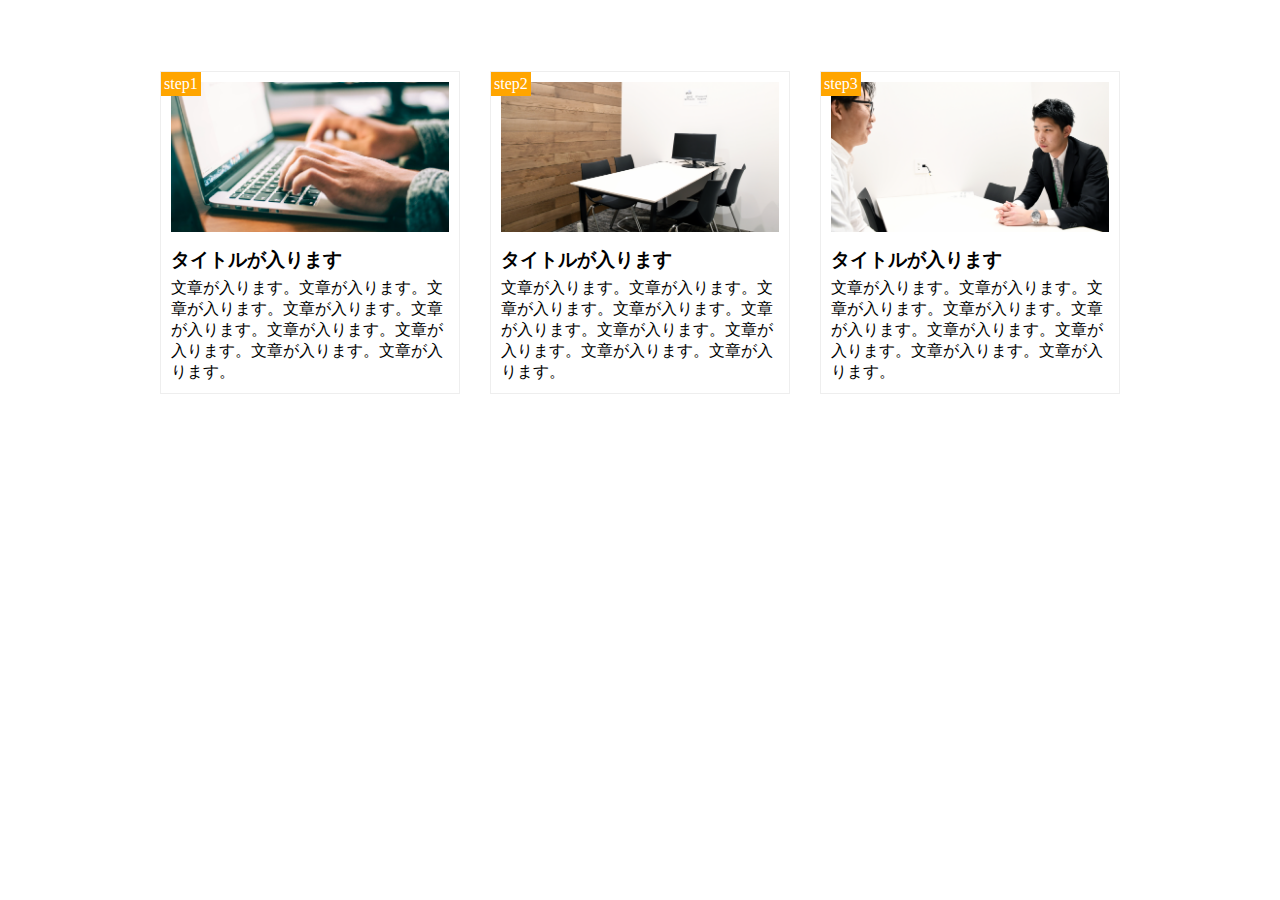
<file: 1-10exercise/index.html>
<!DOCTYPE HTML>
<html>
<head>
    <meta charset="UTF-8">
    <meta name="viewport" content="width=device-width , initial-scale=1.0">
    <title></title>
　<link rel="stylesheet" href="style.css">
</head>
<body>
    <main class="clearfix">
        <div class="step-box">
            <div class="step-img1"></div>
            <span class="step-num">step1</span>
            <h3 class="title">タイトルが入ります</h3>
            <p class="text">文章が入ります。文章が入ります。文章が入ります。文章が入ります。文章が入ります。文章が入ります。文章が入ります。文章が入ります。文章が入ります。</p>
        </div>
    	<div class="step-box">
            <div class="step-img2"></div>
            <span class="step-num">step2</span>
            <h3 class="title">タイトルが入ります</h3>
            <p class="text">文章が入ります。文章が入ります。文章が入ります。文章が入ります。文章が入ります。文章が入ります。文章が入ります。文章が入ります。文章が入ります。</p>
        </div>
        <div class="step-box">
            <div class="step-img3"></div>
            <span class="step-num">step3</span>
            <h3 class="title">タイトルが入ります</h3>
            <p class="text">文章が入ります。文章が入ります。文章が入ります。文章が入ります。文章が入ります。文章が入ります。文章が入ります。文章が入ります。文章が入ります。</p>
        </div>
    </main>
</body>
</html>
</file>
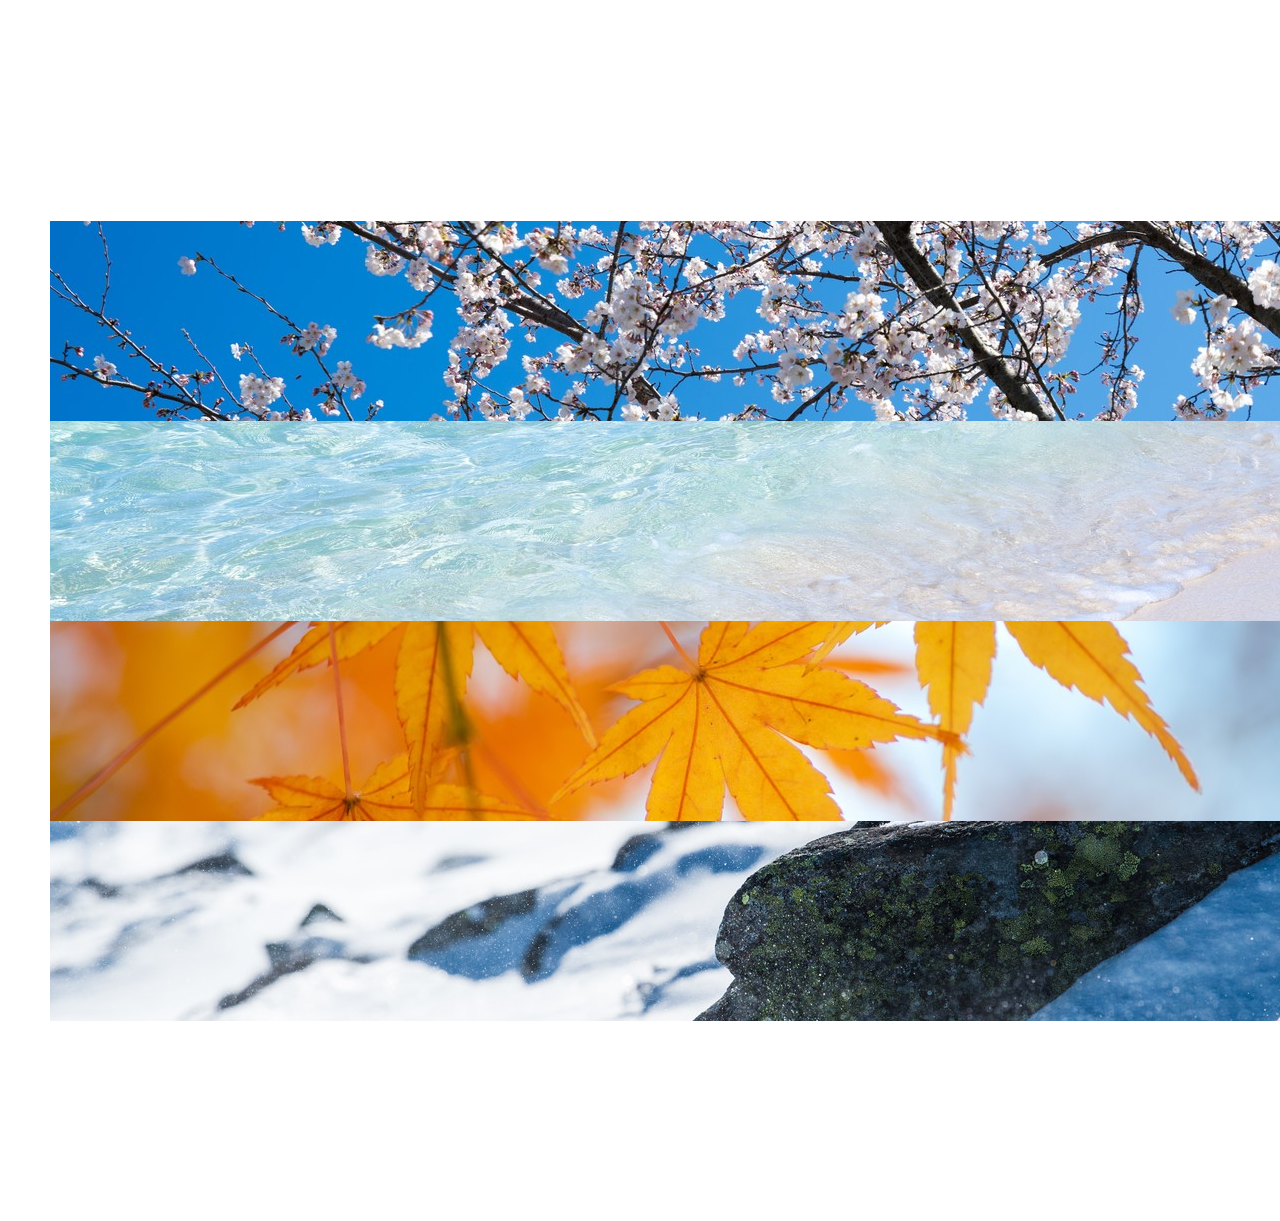
<file: 1-6exercise/index.html>
<!DOCTYPE HTML>
<html>
<head>
    <meta charset="UTF-8">
    <title></title>
　<link rel="stylesheet" href="style.css">
</head>
<body>
	<div class="main">
	  <div class="box1"></div>
      <div class="box2"></div>
      <div class="box3"></div>
      <div class="box4"></div>
	</div>
</body>
</html>
</file>
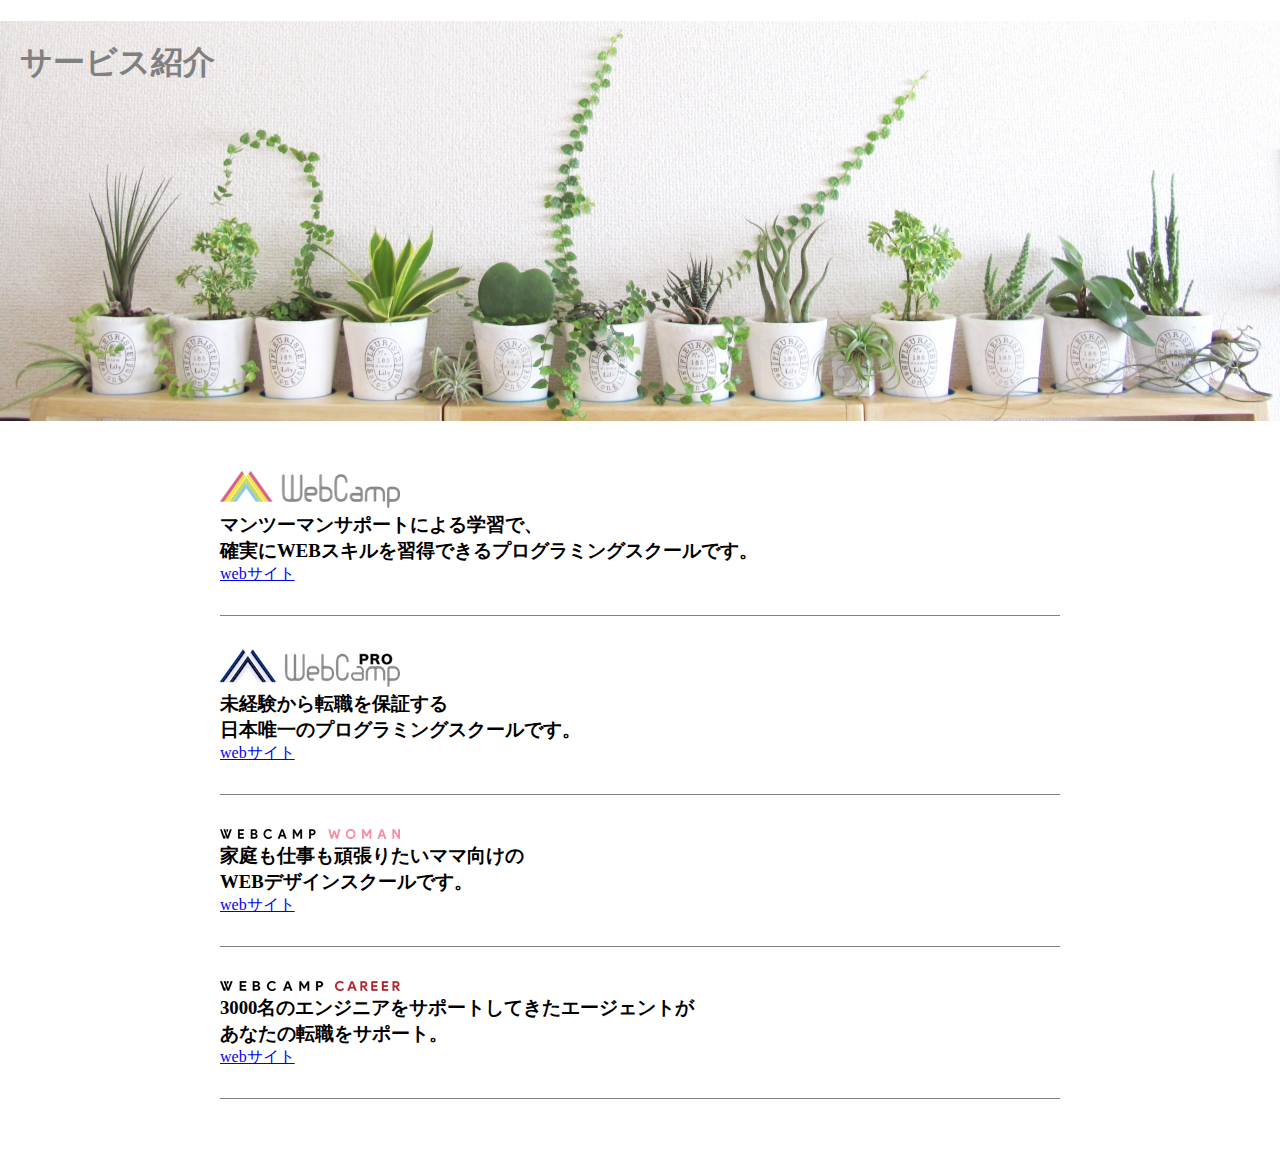
<file: 1-7exercise/index.html>
<!DOCTYPE HTML>
<html>
<head>
    <meta charset="UTF-8">
    <title></title>
　<link rel="stylesheet" href="style.css">
</head>
<body>
	<header>
		<h1  class="head-line">サービス紹介</h1>
	</header>
	<main>
		<div class="main-box">
			<section class="main-box-item">
				<img src="img/wc-logo.png">
				<h3 class="main-box-text">マンツーマンサポートによる学習で、</br>確実にWEBスキルを習得できるプログラミングスクールです。</h3>
				<a href="https://web-camp.io/">webサイト</a>
			</section>
			<section class="main-box-item">
				<img src="img/wcp-logo.png">
				<h3 class="main-box-text">未経験から転職を保証する
				</br>日本唯一のプログラミングスクールです。
				</h3>
				<a href="https://web-camp.io/">webサイト</a>
			</section>
			<section class="main-box-item">
				<img src="img/wcw-logo.png">
				<h3 class="main-box-text">家庭も仕事も頑張りたいママ向けの</br>WEBデザインスクールです。</h3>
				<a href="https://web-camp.io/">webサイト</a>
			</section>
			<section class="main-box-item">
				<img src="img/wcc-logo.png">
				<h3 class="main-box-text">3000名のエンジニアをサポートしてきたエージェントが</br>あなたの転職をサポート。</h3>
				<a href="https://web-camp.io/">webサイト</a>
			</section>
		</div>
	</main>
</body>
</html>
</file>
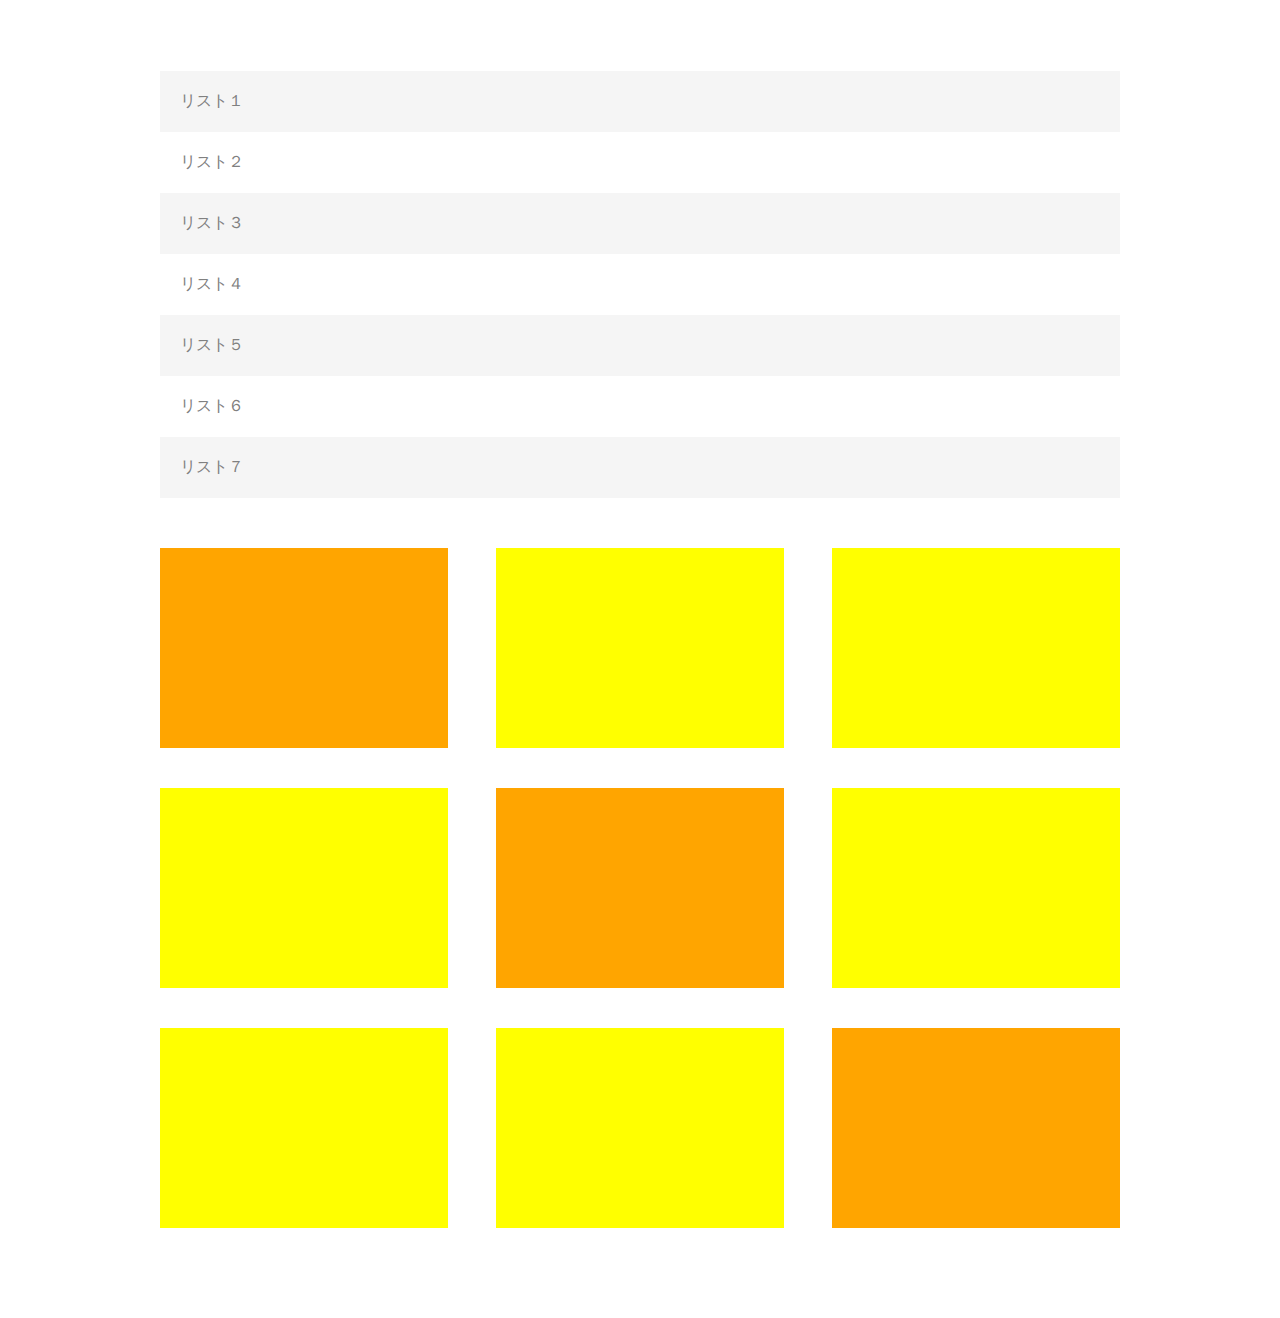
<file: 1-8exercise/index.html>
<!DOCTYPE HTML>
<html>
<head>
    <meta charset="UTF-8">
    <title></title>
　<link rel="stylesheet" href="style.css">
</head>
<body>
	<main>
        <ul class="list">
    	    <li class="list-contents">リスト１</li>
    	    <li class="list-contents">リスト２</li>
    	    <li class="list-contents">リスト３</li>
    	    <li class="list-contents">リスト４</li>
    	    <li class="list-contents">リスト５</li>
    	    <li class="list-contents">リスト６</li>
    	    <li class="list-contents">リスト７</li>
        </ul>
        <div class="clearfix">
    	  <div class="box-contents"></div>
    	  <div class="box-contents"></div>
    	  <div class="box-contents"></div>
    	  <div class="box-contents"></div>
    	  <div class="box-contents"></div>
    	  <div class="box-contents"></div>
    	  <div class="box-contents"></div>
    	  <div class="box-contents"></div>
    	  <div class="box-contents"></div>
        </div>
    </main>
</body>
</html>
</file>
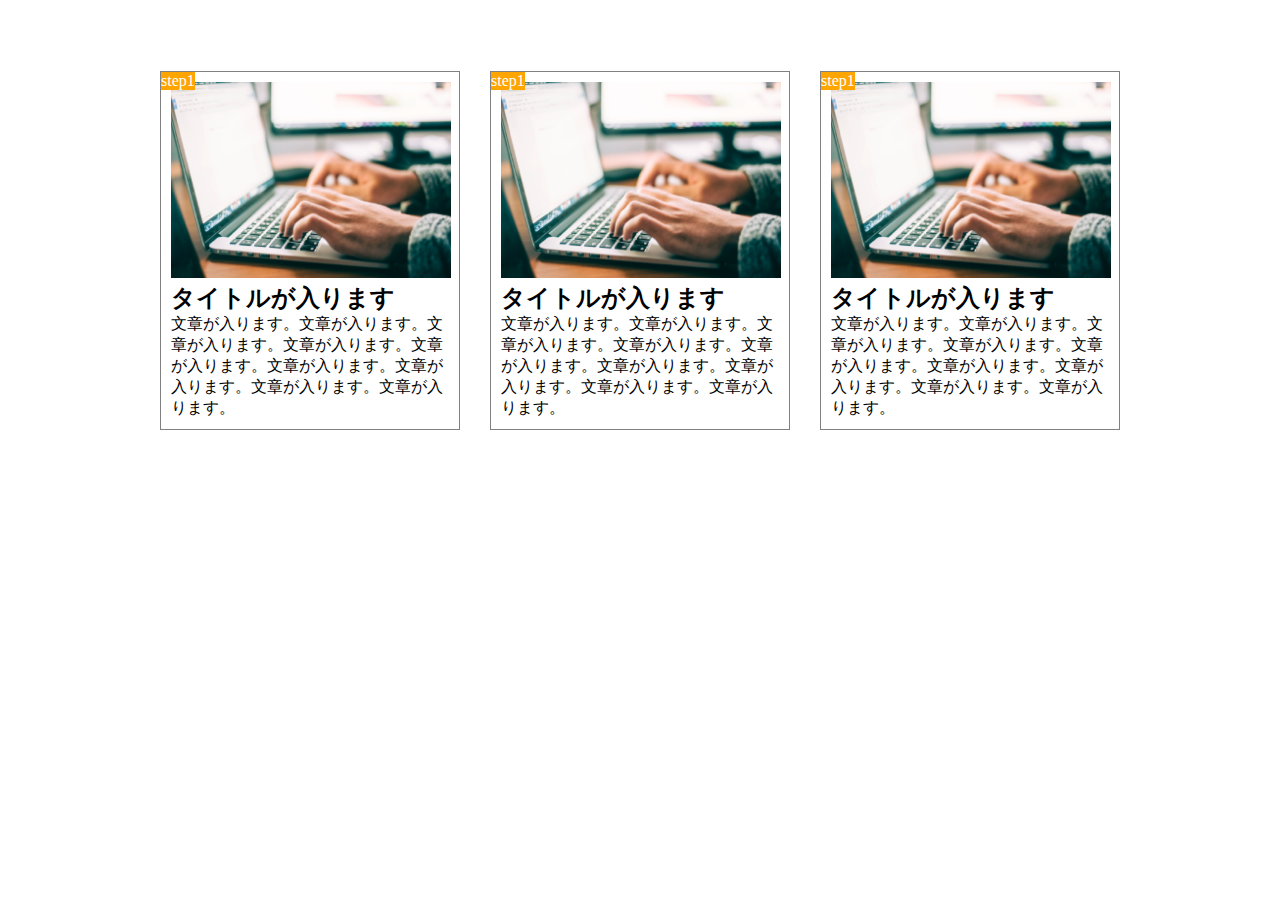
<file: 1-9exercise/index.html>
<!DOCTYPE HTML>
<html>
<head>
    <meta charset="UTF-8">
    <title></title>
　<link rel="stylesheet" href="style.css">
</head>
<body>
    <main class="clearfix">
    	<section>
    		<img class="main-content-image" src="img/flow01.png">
    		<span class="step-num">step1</span>
    		<h2 class="title">タイトルが入ります</h2>
    		<div class="main-content-text">文章が入ります。文章が入ります。文章が入ります。文章が入ります。文章が入ります。文章が入ります。文章が入ります。文章が入ります。文章が入ります。</div>
    	</section>
    	<section>
    		<img class="main-content-image" src="img/flow01.png">
    		<span class="step-num">step1</span>
    		<h2 class="title">タイトルが入ります</h2>
    		<div class="main-content-text">文章が入ります。文章が入ります。文章が入ります。文章が入ります。文章が入ります。文章が入ります。文章が入ります。文章が入ります。文章が入ります。</div>
    	</section>
    	<section>
    		<img class="main-content-image" src="img/flow01.png">
    		<span class="step-num">step1</span>
    		<h2 class="title">タイトルが入ります</h2>
    		<div class="main-content-text">文章が入ります。文章が入ります。文章が入ります。文章が入ります。文章が入ります。文章が入ります。文章が入ります。文章が入ります。文章が入ります。</div>
    	</section>
    </main>
</body>
</html>
</file>
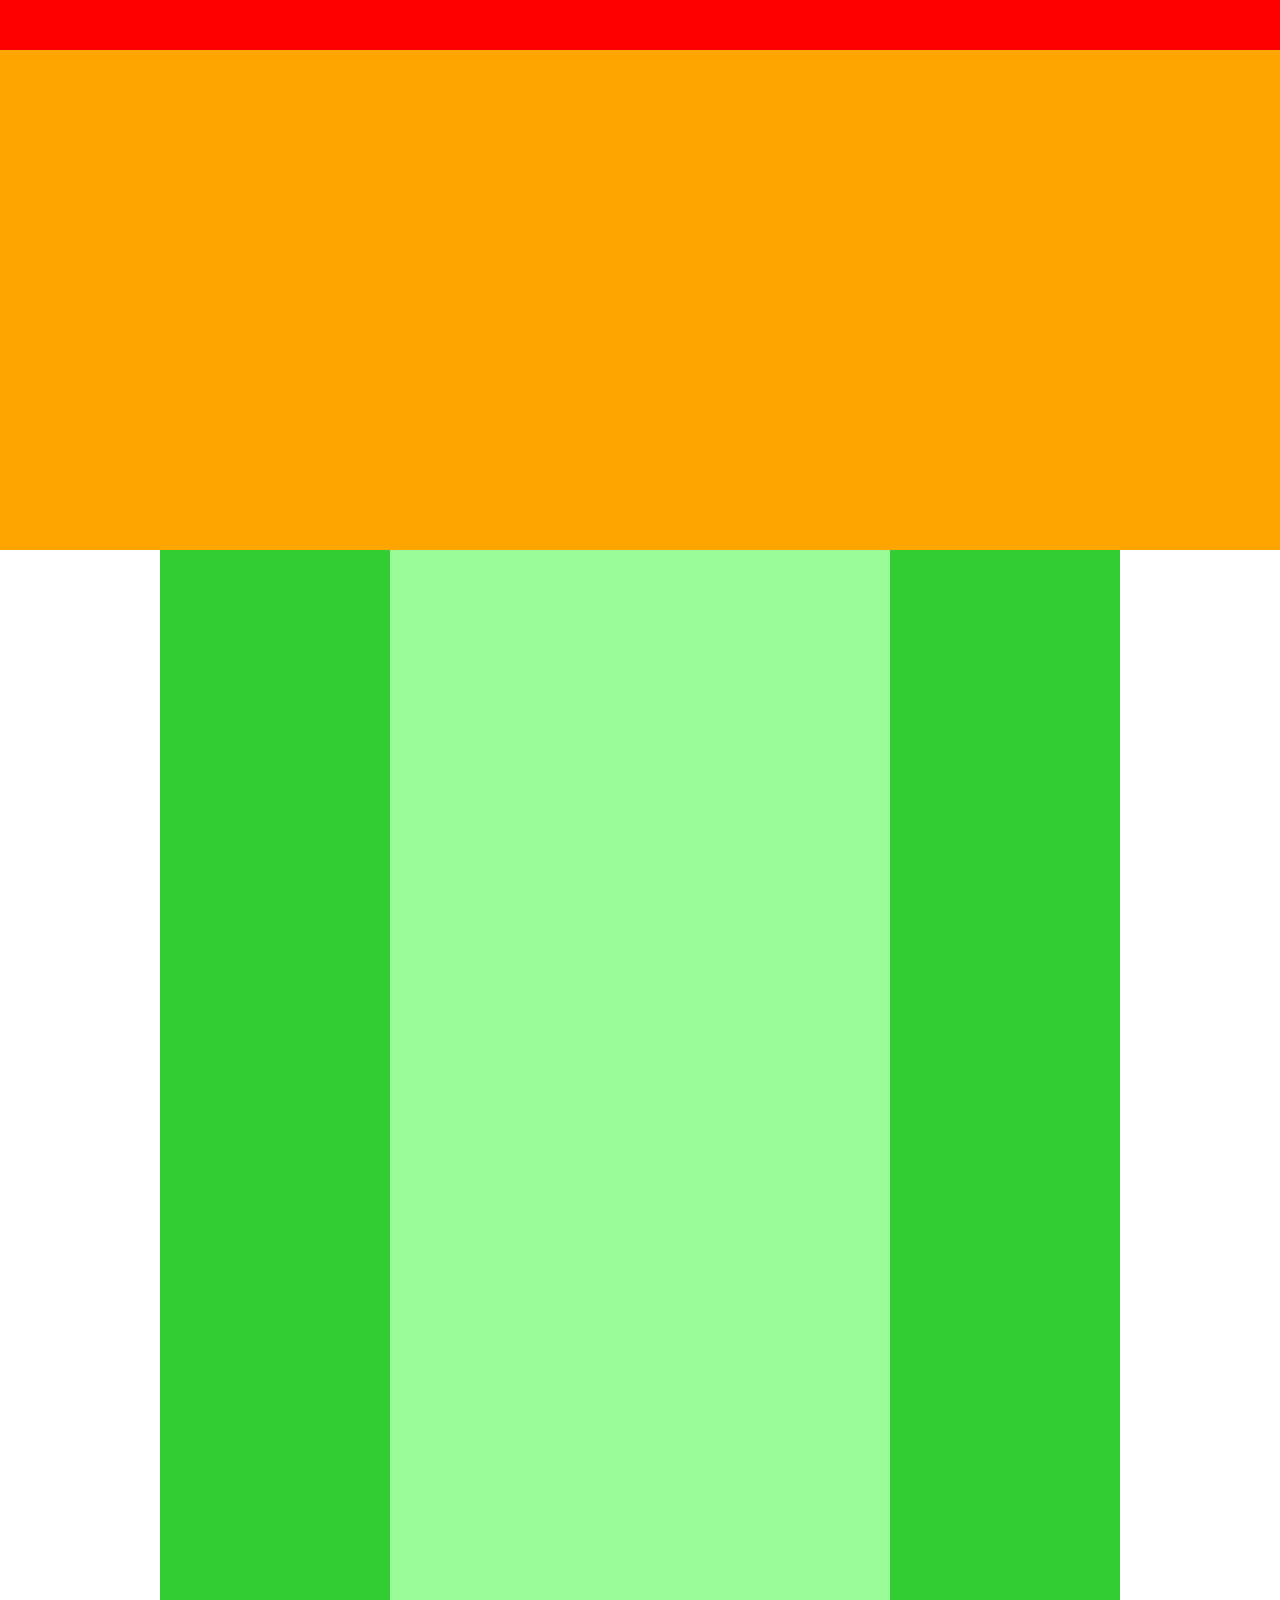
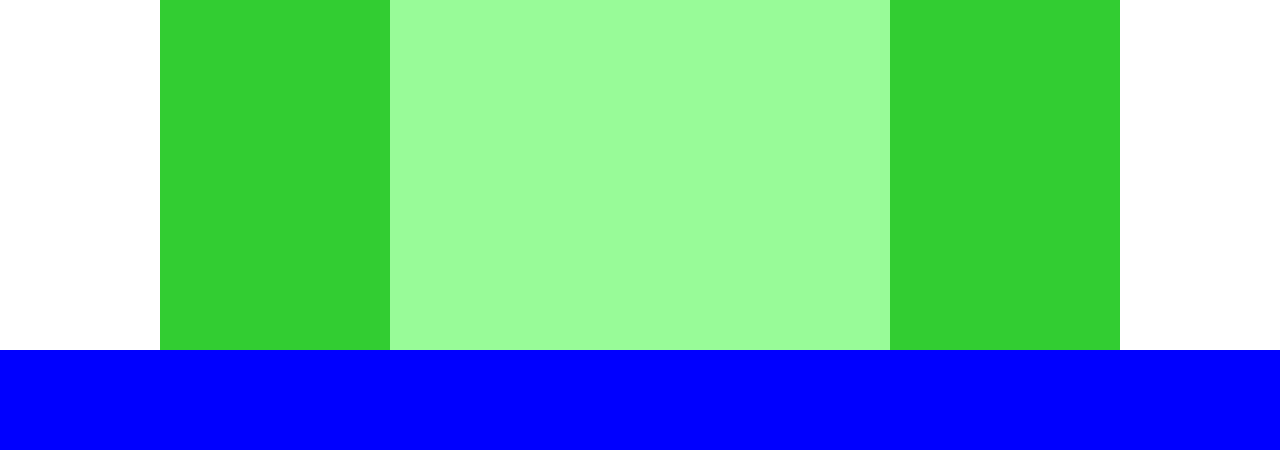
<file: box-exercise2/index.html>
<!DOCTYPE HTML>
<html>
<head>
    <meta charset="UTF-8">
    <title></title>
    <link rel="stylesheet" href="style.css">
</head>
<body>
    <div class="header">
    	<div class="header-top"></div>
    	<div class="header-bottom"></div>
    </div>
    <div class="main clearfix">
    	<div class="sidebar-left"></div>
    	<div class="blog"></div>
    	<div class="sidebar-right"></div>
    </div>
    <div class="footer"></div>
</body>
</html>
</file>
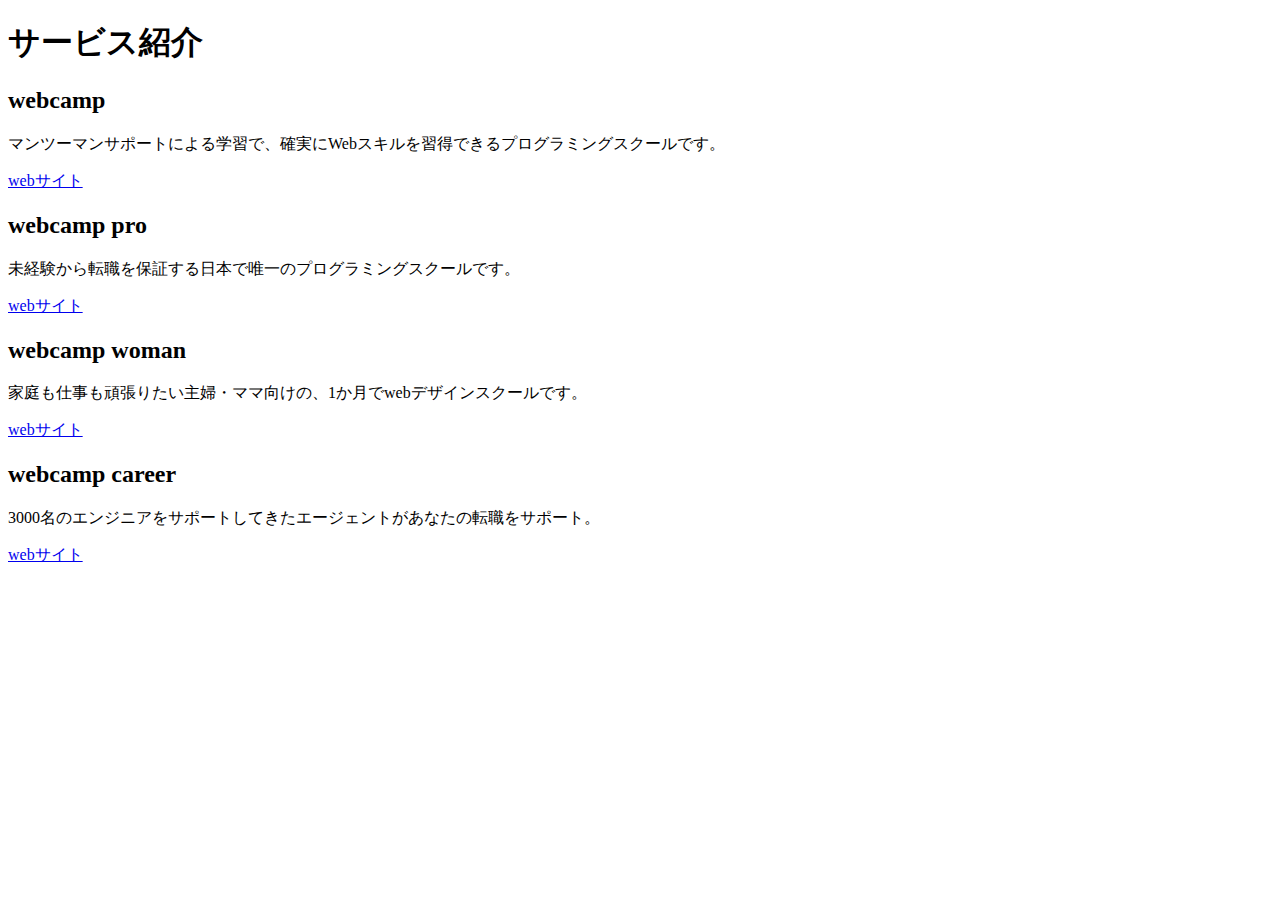
<file: exercise.html>
<!DOCTYPE HTML>
<html>
<head>
    <meta charset="UTF-8">
    <title>１－２演習問題</title>
</head>
<body>
  <h1>サービス紹介</h1>
    <h2>webcamp</h2>
      <p>マンツーマンサポートによる学習で、確実にWebスキルを習得できるプログラミングスクールです。</p>
      <a href="https://web-camp.io/">webサイト</a>
    <h2>webcamp pro</h2>
      <p>未経験から転職を保証する日本で唯一のプログラミングスクールです。</p>
      <a href="https://web-camp.io/">webサイト</a>
    <h2>webcamp woman</h2>
      <p>家庭も仕事も頑張りたい主婦・ママ向けの、1か月でwebデザインスクールです。</p>
      <a href="https://web-camp.io/">webサイト</a>
    <h2>webcamp career</h2>
      <p>3000名のエンジニアをサポートしてきたエージェントがあなたの転職をサポート。</p>
      <a href="https://web-camp.io/">webサイト</a>
</body>
</html>
</file>
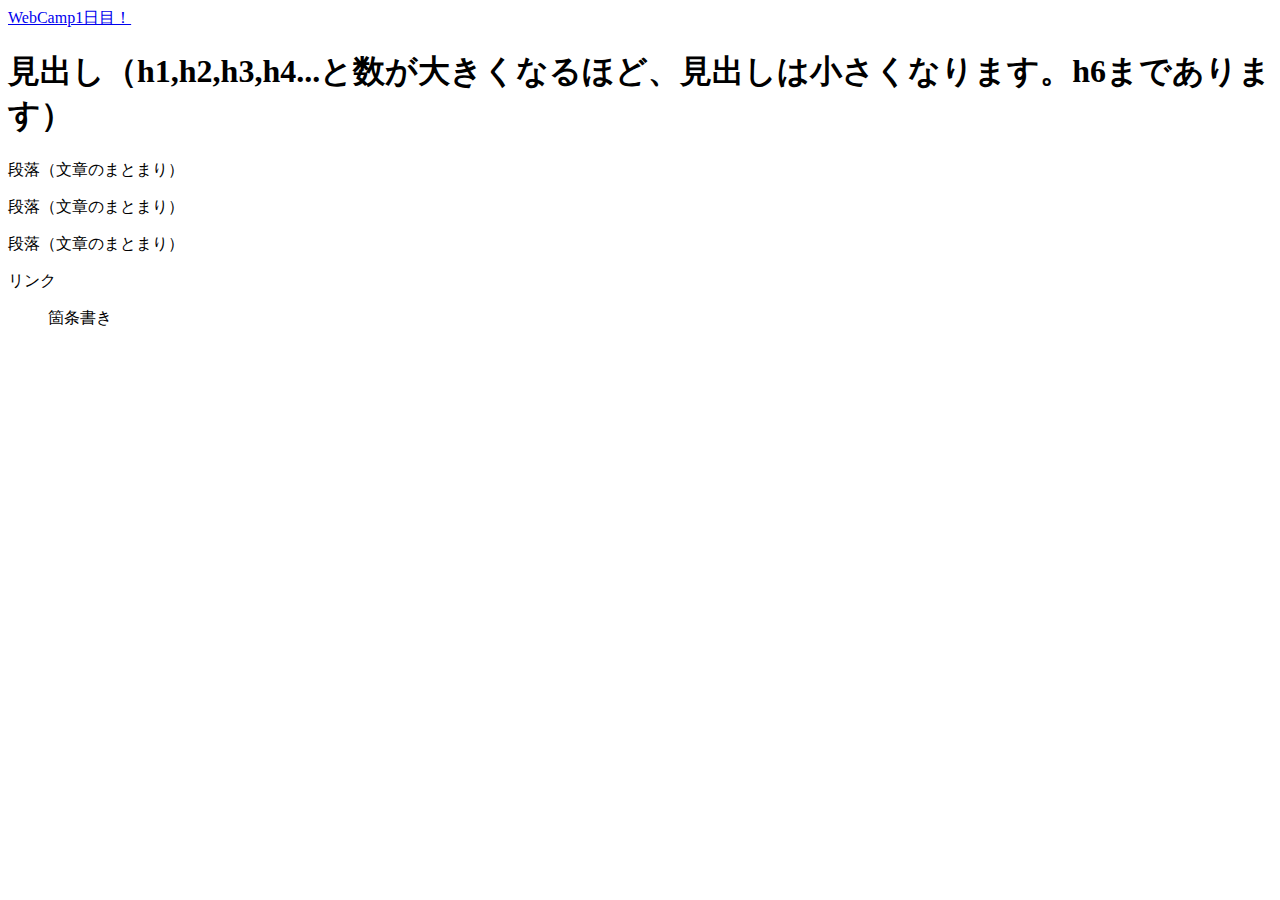
<file: sample.html>
<!DOCTYPE HTML>
<html>
<head>
    <meta charset="UTF-8">
    <title>初めてのHTML</title>
</head>
<body>
<!-- このように非表示のコメントを入力できる。ここからコードを書く -->
    <a href = "https://web-camp.io/">WebCamp1日目！</a>
<h1>見出し（h1,h2,h3,h4...と数が大きくなるほど、見出しは小さくなります。h6まであります）</h1>
<p>段落（文章のまとまり）</p>
<p>段落（文章のまとまり）</p>
<p>段落（文章のまとまり）</p>
<a>リンク</a>
<ul>箇条書き</ul>
<!-- ここまでの間にコードを描く -->
</body>
</html>
</file>
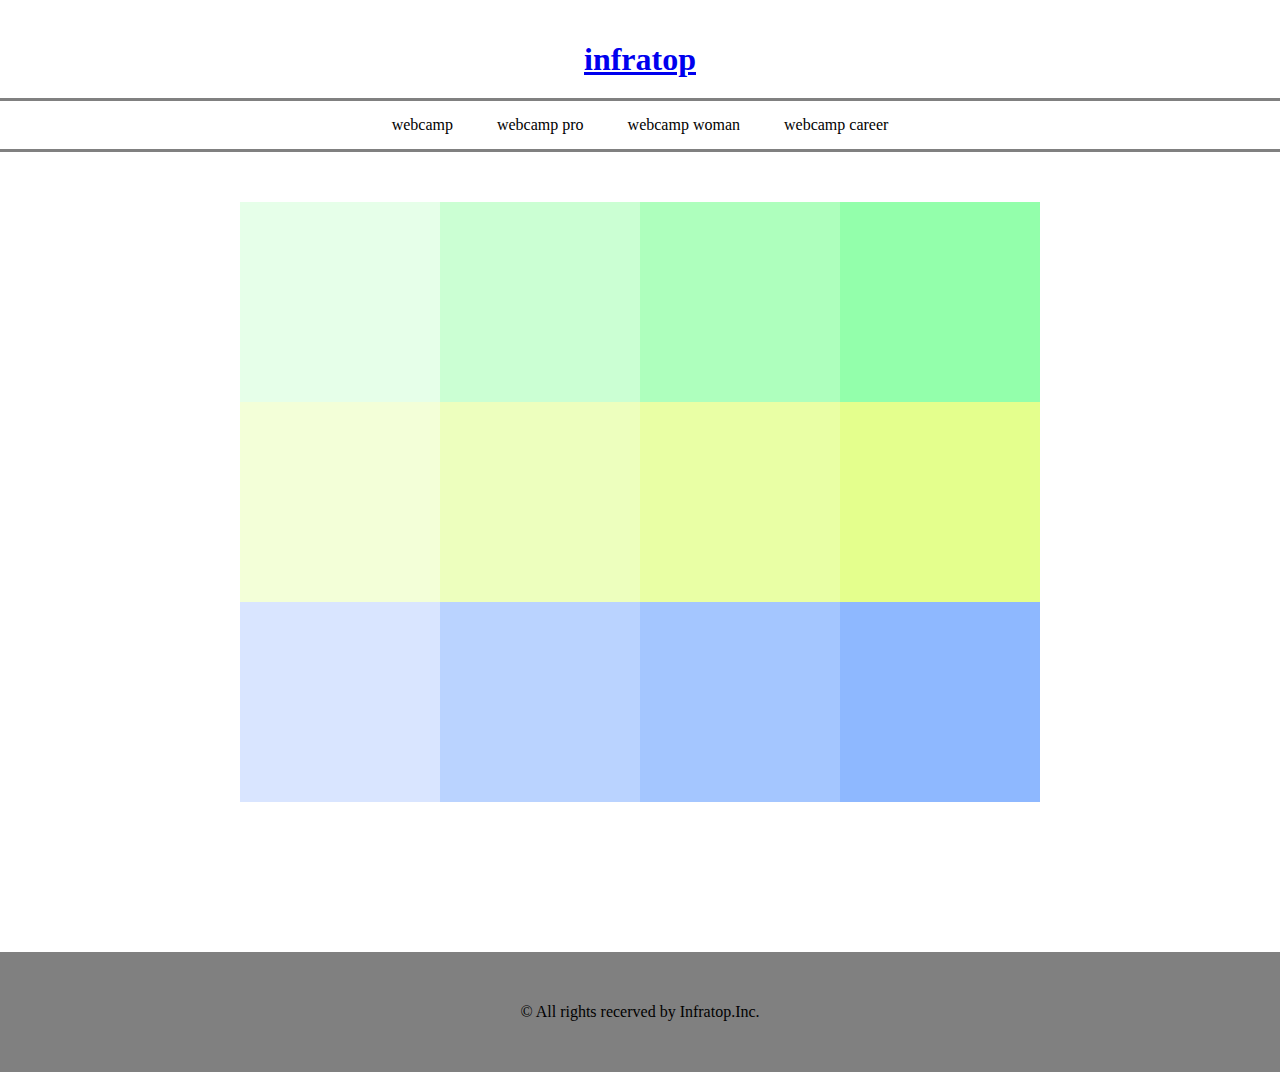
<file: 1-5exercise/1-5exercise.html>
<!DOCTYPE HTML>
<html>
<head>
    <meta charset="UTF-8">
    <title></title>
　<link rel="stylesheet" href="1-5exercise.css">
</head>
<body>
    <header>
    	<h1 class="headline">
    	  <a href="1-5exercise.html">infratop</a>
    	</h1>
    </header>
    <nav class="nav">
    		<ul class="list">
    			<li class="list-item">webcamp</li>
    			<li class="list-item">webcamp pro</li>
    			<li class="list-item">webcamp woman</li>
    			<li class="list-item">webcamp career</li>
    		</ul>
    </nav>
    <div class="main clearfix">
    	<div class="box1"></div>
    	<div class="box2"></div>
    	<div class="box3"></div>
    	<div class="box4"></div>
    	<div class="box5"></div>
    	<div class="box6"></div>
    	<div class="box7"></div>
    	<div class="box8"></div>
    	<div class="box9"></div>
    	<div class="box10"></div>
    	<div class="box11"></div>
    	<div class="box12"></div>
    </div>
    <footer>
    	<p class="footertext">&copy; All rights recerved by Infratop.Inc.</p>
    </footer>
</body>
</html>
</file>
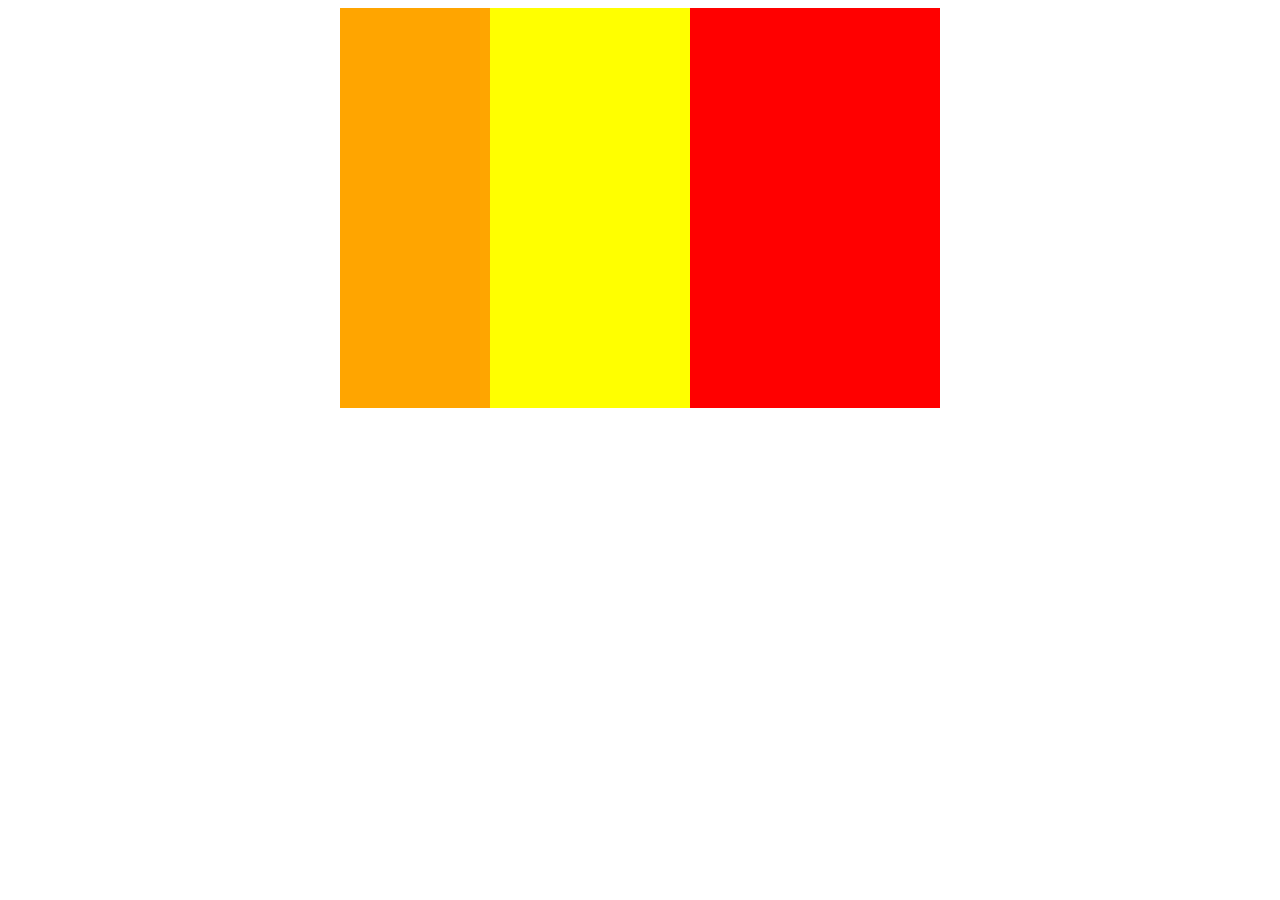
<file: box-exercise/bos-exercise.html>
<!DOCTYPE HTML>
<html>
<head>
    <meta charset="UTF-8">
    <title></title>
    <link rel="stylesheet"  href="box-exercise.css">
</head>
<body>
    <div class="boxes clearfix">
    	<div class="box1"></div>
    	<div class="box2"></div>
    </div>
</body>
</html>
</file>
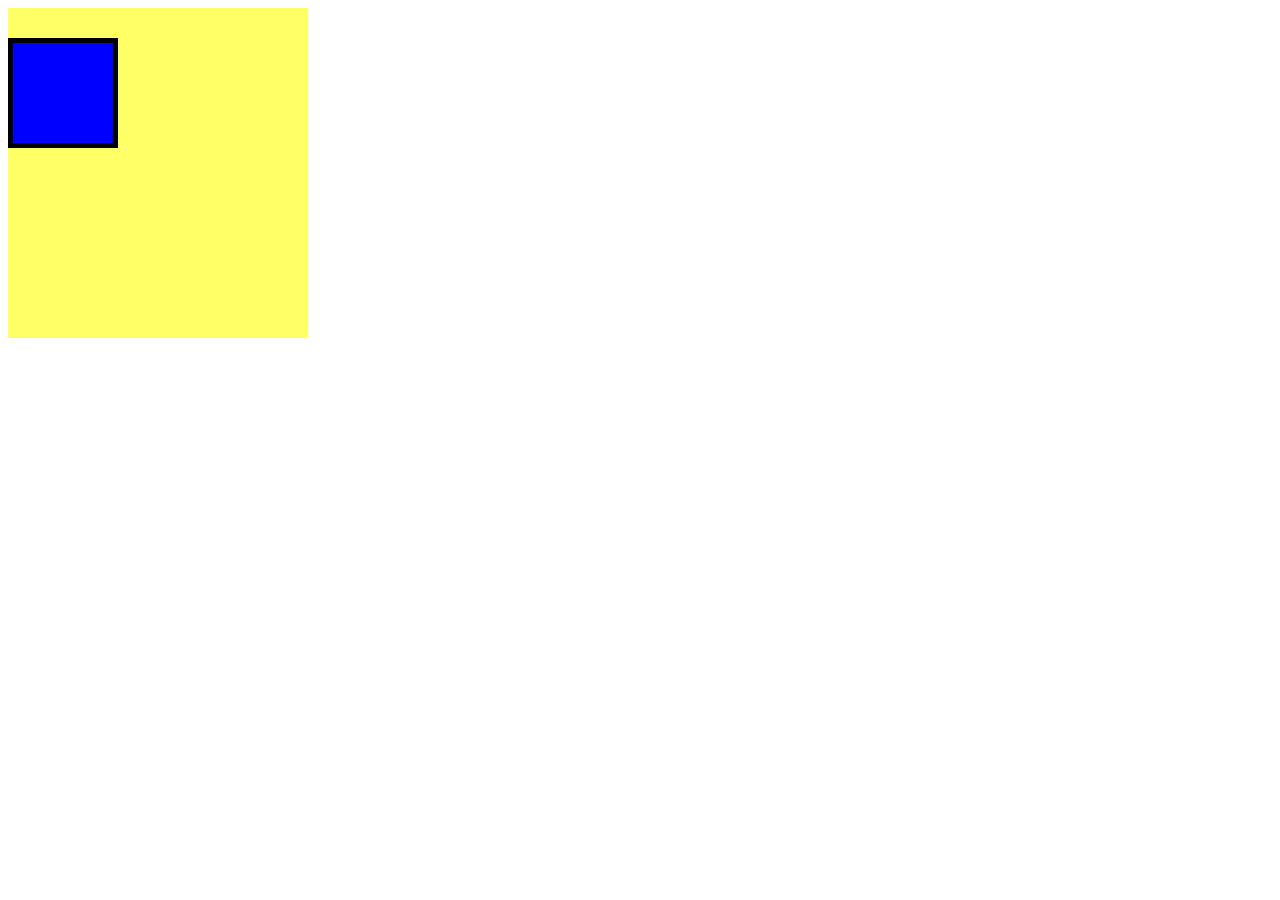
<file: box/box.html>
<!DOCTYPE html>
<html>

<head>
  <meta charset="UTF-8">
  <!-- CSSファイルの読み込み -->
  <link rel="stylesheet" href="box.css">
  <title>BOX</title>
</head>

<body>
  <!-- box1用のdiv -->
  <div class="box1">
  	<div class="box2"></div>
  </div>
</body>

</html>
</file>
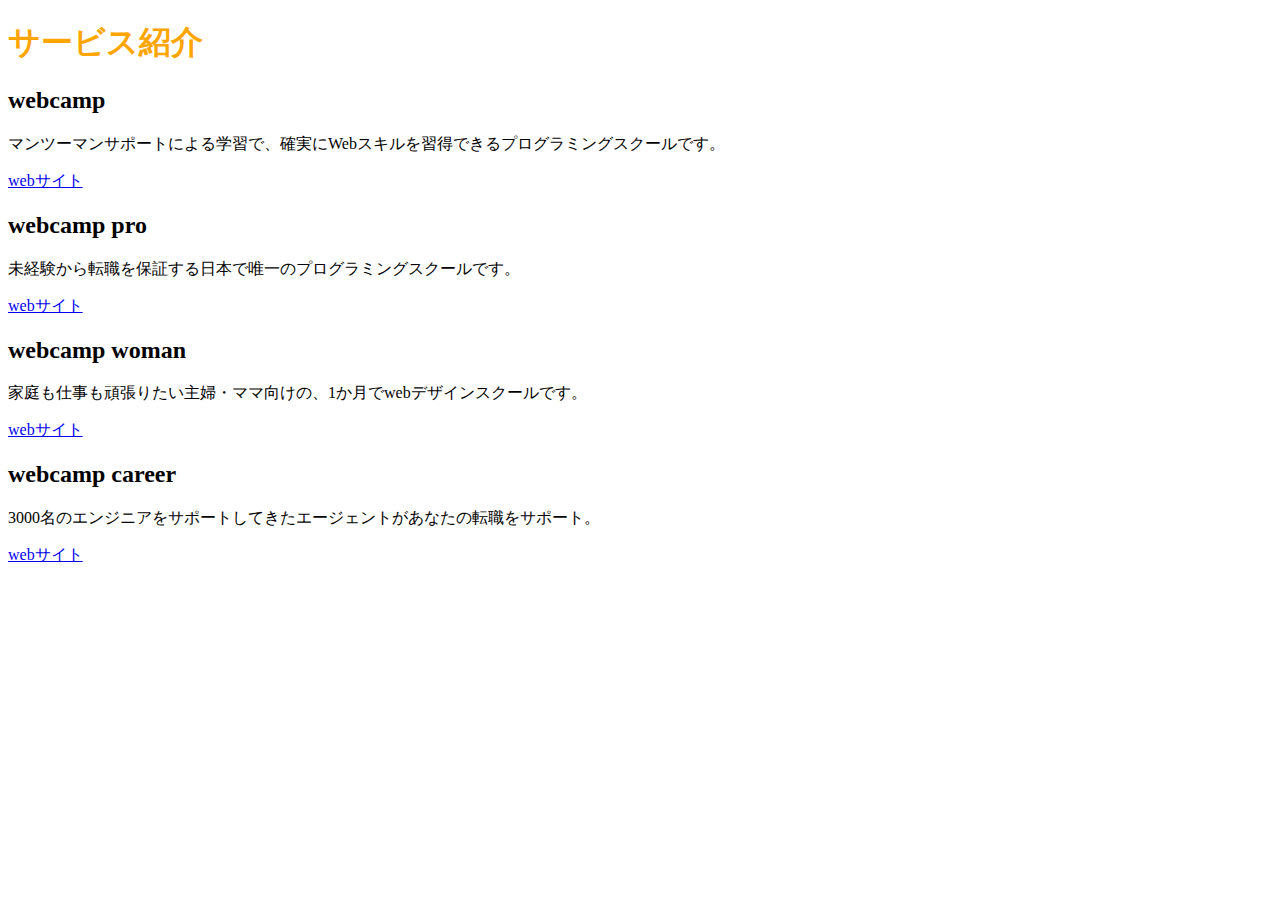
<file: exercise/exercise.html>
<!DOCTYPE HTML>
<html>
<head>
    <meta charset="UTF-8">
    <title>１－２演習問題</title>
    <link rel="stylesheet" href="style.css">
</head>
<body>
  <h1 class="word-orange">サービス紹介</h1>
    <h2>webcamp</h2>
      <p>マンツーマンサポートによる学習で、確実にWebスキルを習得できるプログラミングスクールです。</p>
      <a href="https://web-camp.io/">webサイト</a>
    <h2>webcamp pro</h2>
      <p>未経験から転職を保証する日本で唯一のプログラミングスクールです。</p>
      <a href="https://web-camp.io/">webサイト</a>
    <h2>webcamp woman</h2>
      <p>家庭も仕事も頑張りたい主婦・ママ向けの、1か月でwebデザインスクールです。</p>
      <a href="https://web-camp.io/">webサイト</a>
    <h2>webcamp career</h2>
      <p>3000名のエンジニアをサポートしてきたエージェントがあなたの転職をサポート。</p>
      <a href="https://web-camp.io/">webサイト</a>
</body>
</html>
</file>
<file: 1-10exercise/style.css>
/* ブラウザがそれぞれ持っているCSSをリセットするため */
* {
  margin: 0;
  padding: 0;
  box-sizing: border-box;
}

.clearfix::after{
display: block;
content: "";
clear: both;
}

main{
width: 960px;
margin: 50px auto;
}

.step-box{
  float: left;
  width: 300px;
  margin-right: 30px;
  padding: 10px;
  position: relative;
  border: 1px solid #eee;
}

.step-box:last-child{
margin-right: 0;
}

.step-img1{
height: 150px;
background-image: url(img/flow01.png);
background-position: bottom;
background-size: cover;
}

.step-img2{
height: 150px;
background-image: url(img/flow02.png);
background-size: cover;
background-position: bottom;
}

.step-img3{
height: 150px;
background-image: url(img/flow03.png);
background-size: cover;
background-position: bottom;
}

.step-num{
position: absolute;
top: 0;
left: 0;
background-color: orange;
color: white;
padding: 3px;
}

.title{
  margin: 15px 0 5px;
}

/*responsive*/
@media screen and (max-width: 768px){
  main{
  width: 90%;
  margin: 50px auto;
  }

  .step-box{
  width: 100%;
  padding: 3%;
  margin-right: 0;
  margin-bottom: 20px;
  }

  .step-box:last-child{
  margin-bottom: 0;
  }

  .main-content-image{
  width: 100%;
  }
}
</file>
<file: 1-6exercise/style.css>
/* ブラウザがそれぞれ持っているCSSをリセットするため */
* {
  margin: 0;
  padding: 0;
  box-sizing: border-box;
}

.main{
width: 1400px;
margin: 200px 50px;
}

.box1{
height: 200px;
background-image: url(img/box1.jpg);
background-position: center;
}

.box2{
height: 200px;
background-image: url(img/box2.jpg);
background-position: center;
}

.box3{
height: 200px;
background-image: url(img/box3.jpg);
background-position: center;
}

.box4{
height: 200px;
background-image: url(img/box4.jpg);
background-position: center;
}
</file>
<file: 1-7exercise/style.css>
/* ブラウザがそれぞれ持っているCSSをリセットするため */
* {
  margin: 0;
  padding: 0;
  box-sizing: border-box;
}

header{
width: 100%;
height: 400px;
background-image: url(img/mv.jpg);
background-size: cover;
background-position: bottom;
}

.head-line{
color: gray;
padding: 20px;
}

.main-box{
width: 840px;
height: ;
margin: 20px auto 50px auto;
}

.main-box-item{
border-bottom: 1px solid gray;
padding: 30px 0;
}
</file>
<file: 1-8exercise/style.css>
/* ブラウザがそれぞれ持っているCSSをリセットするため */
* {
  margin: 0;
  padding: 0;
  box-sizing: border-box;
}

.clearfix::after{
display: block;
content: "";
clear:both;
}

main{
width: 960px;
margin: 50px auto;
}

/*list*/
.list{
margin-bottom: 50px;
}

.list-contents{
list-style: none;
color: gray;
padding: 20px;
}

.list-contents:nth-child(odd) {
background-color: #f5f5f5;
}

/*box*/
.box-contents {
float: left;
width: 30%;
height: 200px;
margin: 0 5% 40px 0;
background-color: yellow;
}

.box-contents:first-child,
.box-contents:nth-child(5),
.box-contents:last-child{
background-color: orange;
}

.box-contents:nth-child(3n){
margin-right: 0;
}

.box-contets:last-child{
margin-bottom: 0;
}
</file>
<file: 1-9exercise/style.css>
/* ブラウザがそれぞれ持っているCSSをリセットするため */
* {
  margin: 0;
  padding: 0;
  box-sizing: border-box;
}

.clearfix::after{
display: block;
content: "";
clear: both;
}

main{
width: 960px;
margin: 50px auto;
}

section{
float: left;
width: 300px;
padding: 10px;
border: 1px solid gray;
margin-right: 30px;
position: relative;
}

section:last-child{
margin-right: 0;
}

.step-num{
position: absolute;
top: 0px;
left: 0;
background-color: orange;
color: white;
}

.main-content-image{
width: 280px;
}
</file>
<file: box-exercise2/style.css>
* {
  margin: 0;
  padding: 0;
  box-sizing: border-box;
}

.clearfix::after{
	content: "";
	display: block;
	clear: both;
}
.header{
	width: 100%;
	height: 550px;
    background-color: pink;
}
  .header-top{
  	width: 100%;
  	height: 50PX;
  	background-color: red;
  }
  .header-bottom{
  	width: 100%;
  	height: 500px;
  	background-color: orange;
  }
.main{
	width: 960px;
	background-color: green;
    margin: 0 auto;
}
  .sidebar-left{
  	float: left;
  	width: 230px;
  	height: 1400px;
    background-color: limegreen;
  }
  .blog{
  	float: left;
  	width: 500px;
  	height: 1400px;
  	background-color: palegreen;
  }
  .sidebar-right{
  	float: left;
  	width: 230px;
  	height: 1400px;
  	background-color: limegreen;
  }
.footer{
	width: 100%;
	height: 100px;
	background-color: blue;
}
</file>
<file: 1-5exercise/1-5exercise.css>
/* ブラウザがそれぞれ持っているCSSをリセットするため */
* {
  margin: 0;
  padding: 0;
  box-sizing: border-box;
}

head{
width: 100%;
height:;
}
.headline{
	text-align: center;
	margin: 20px auto;
}
.nav{
width: 100%;
height: ;
border-top: solid gray;
border-bottom: solid gray;
}
.list{
text-align: center;
margin: 15px auto;
}
.list-item{
list-style: none;
display: inline-block;
margin: 0 20px;
}
.main{
width: 800px;
height: 700px;
margin: 50px auto;
}
.clearfix{
content: "";
display: block;
clear: both;
}
.box1{
width: 200px;
height: 200px;
float: left;
background-color: #e6ffe9;
}
.box2{
width: 200px;
height: 200px;
float: left;
background-color: #cbffd3; 
}
.box3{
width: 200px;
height: 200px;
float: left;
background-color: #aeffbd;
}
.box4{
width: 200px;
height: 200px;
float: left;
background-color: #93ffab;
}
.box5{
width: 200px;
height: 200px;
float: left;
background-color: #f3ffd8;
}
.box6{
width: 200px;
height: 200px;
float: left;
background-color: #edffbe;
}
.box7{
width: 200px;
height: 200px;
float: left;
background-color: #e9ffa5;
}
.box8{
width: 200px;
height: 200px;
float: left;
background-color: #e4ff8d;
}
.box9{
width: 200px;
height: 200px;
float: left;
background-color: #d9e5ff;
}
.box10{
width: 200px;
height: 200px;
float: left;
background-color: #bad3ff;
}
.box11{
width: 200px;
height: 200px;
float: left;
background-color: #a4c6ff;
}
.box12{
width: 200px;
height: 200px;
float: left;
background-color: #8eb8ff;
}
footer{
width: 100%;
height: 120px;
background-color: gray;
}
.footertext{
text-align: center;
line-height: 120px;s
color: white;
}
</file>
<file: box-exercise/box-exercise.css>
.clearfix::after {
        content: "";
        display: block;
        clear: both;
      }
      .boxes {
        width: 600px;
        margin: 0 auto;
        background-color: yellow;
      }
      .box1 {
        float: left;
        width: 150px;
        height: 400px;
        background-color: orange;
      }
      .box2 {
        float: right;
        width: 250px;
        height: 400px;
        background-color: red;
      }
</file>
<file: box/box.css>
.box1 {
  width: 300px;
  height: 300px;
  background-color: #ffff66;
  padding-top: 30px;

}
.box2 {
  width: 100px;
  height: 100px;
  background-color: blue;
  border: 5px solid black;
}
</file>
<file: exercise/style.css>
h1 {
    color: orange;
}
</file>
